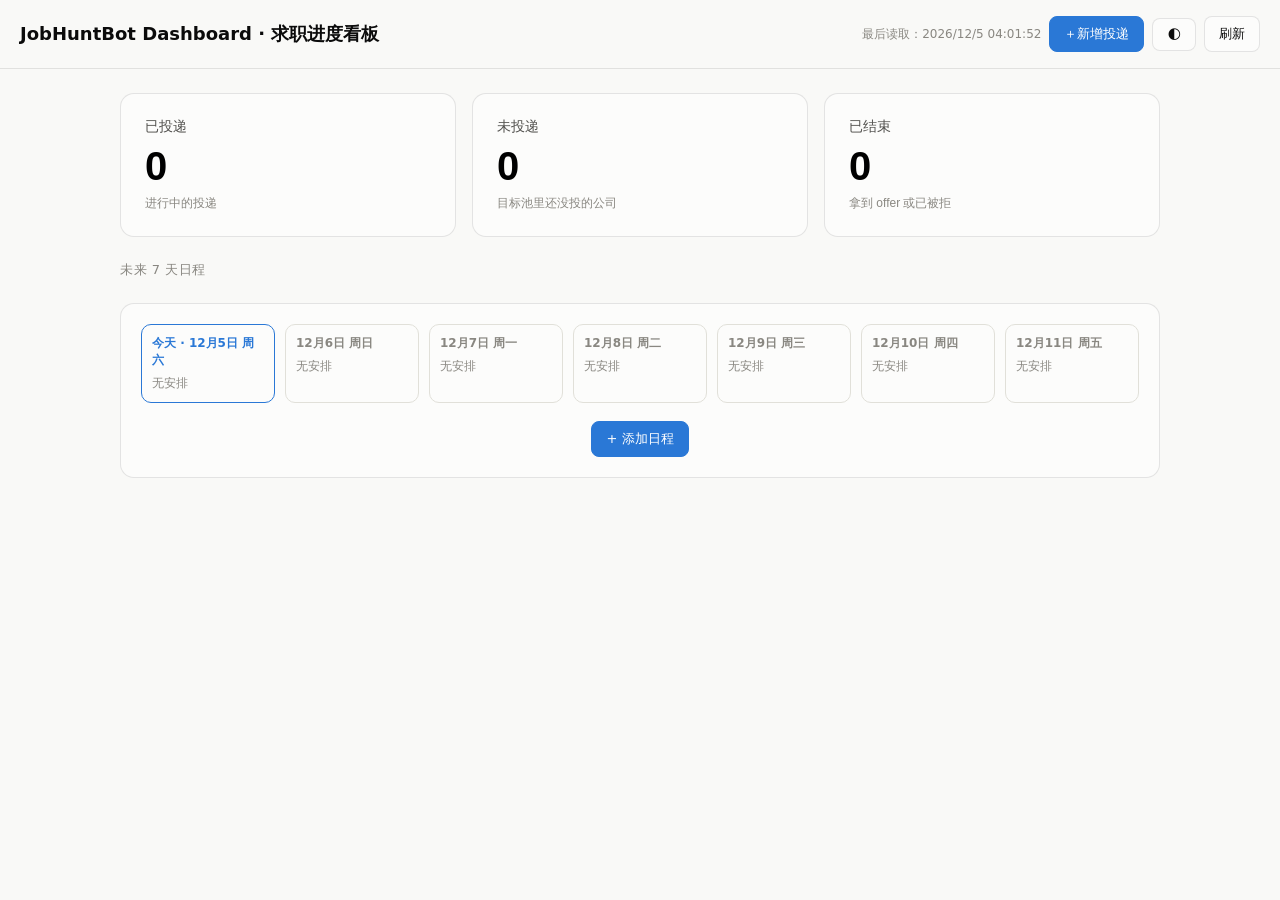
<file: dashboard/dashboard-legacy.html>
<!doctype html>
<html lang="zh-CN">
<head>
<meta charset="UTF-8">
<meta name="viewport" content="width=device-width, initial-scale=1">
<title>JobHuntBot Dashboard · 求职进度看板</title>
<style>
  :root {
    --surface-1:      #fcfcfb;
    --page-plane:     #f9f9f7;
    --text-primary:   #0b0b0b;
    --text-secondary: #52514e;
    --text-muted:     #898781;
    --gridline:       #e1e0d9;
    --border:         rgba(11,11,11,0.10);
    --series-1:       #2a78d6; /* blue   - 第一类 */
    --series-2:       #1baf7a; /* aqua   - 第二类 */
    --series-3:       #eda100; /* yellow - 第三类 */
    --series-x:       #898781; /* 未分类 */
    --status-good:    #0ca30c;
    --status-warning: #fab219;
    --status-serious: #ec835a;
    --status-critical:#d03b3b;
    --chip-bg:        #f0efec;
  }
  @media (prefers-color-scheme: dark) {
    :root {
      --surface-1:      #1a1a19;
      --page-plane:     #0d0d0d;
      --text-primary:   #ffffff;
      --text-secondary: #c3c2b7;
      --text-muted:     #898781;
      --gridline:       #2c2c2a;
      --border:         rgba(255,255,255,0.10);
      --series-1:       #3987e5;
      --series-2:       #199e70;
      --series-3:       #c98500;
      --series-x:       #898781;
      --status-good:    #0ca30c;
      --status-warning: #fab219;
      --status-serious: #ec835a;
      --status-critical:#d03b3b;
      --chip-bg:        #26262388;
    }
  }
  :root[data-theme="light"] {
    --surface-1: #fcfcfb; --page-plane: #f9f9f7; --text-primary:#0b0b0b; --text-secondary:#52514e;
    --text-muted:#898781; --gridline:#e1e0d9; --border:rgba(11,11,11,0.10);
    --series-1:#2a78d6; --series-2:#1baf7a; --series-3:#eda100; --series-x:#898781; --chip-bg:#f0efec;
  }
  :root[data-theme="dark"] {
    --surface-1:#1a1a19; --page-plane:#0d0d0d; --text-primary:#ffffff; --text-secondary:#c3c2b7;
    --text-muted:#898781; --gridline:#2c2c2a; --border:rgba(255,255,255,0.10);
    --series-1:#3987e5; --series-2:#199e70; --series-3:#c98500; --series-x:#898781; --chip-bg:#26262388;
  }
  * { box-sizing: border-box; }
  body {
    margin: 0; font-family: system-ui, -apple-system, "Segoe UI", sans-serif;
    background: var(--page-plane); color: var(--text-primary);
    min-height: 100vh;
  }
  header {
    display: flex; align-items: center; justify-content: space-between; gap: 12px;
    padding: 16px 20px; border-bottom: 1px solid var(--border); flex-wrap: wrap;
  }
  header h1 { font-size: 18px; margin: 0; }
  header .meta { font-size: 12px; color: var(--text-muted); }
  .btn {
    font: inherit; font-size: 13px; padding: 8px 14px; border-radius: 8px;
    border: 1px solid var(--border); background: var(--surface-1); color: var(--text-primary);
    cursor: pointer;
  }
  .btn:hover { border-color: var(--series-1); }
  .btn-primary { background: var(--series-1); color: #fff; border-color: var(--series-1); }
  .btn-row { display:flex; gap:8px; align-items:center; flex-wrap: wrap; }
  main { max-width: 1080px; margin: 0 auto; padding: 24px 20px 60px; }
  .hidden { display: none !important; }

  #connect-screen { text-align:center; padding: 80px 20px; }
  #connect-screen p { color: var(--text-secondary); max-width: 480px; margin: 12px auto 24px; line-height:1.6; }
  #connect-screen .warn { color: var(--status-serious); font-size: 13px; margin-top:16px; }

  .tiles { display: grid; grid-template-columns: repeat(auto-fit, minmax(220px, 1fr)); gap: 16px; }
  .tile {
    background: var(--surface-1); border: 1px solid var(--border); border-radius: 14px;
    padding: 24px; cursor: pointer; text-align: left; transition: border-color .15s;
  }
  .tile:hover { border-color: var(--series-1); }
  .tile .label { font-size: 14px; color: var(--text-secondary); margin-bottom: 8px; }
  .tile .value { font-size: 40px; font-weight: 600; font-variant-numeric: tabular-nums; }
  .tile .sub { font-size: 12px; color: var(--text-muted); margin-top: 6px; }

  .view-header { display:flex; align-items:center; justify-content:space-between; gap:12px; margin-bottom:20px; flex-wrap:wrap; }
  .view-header h2 { margin:0; font-size:20px; }
  .back-link { font-size:13px; color: var(--series-1); cursor:pointer; background:none; border:none; padding:0; font:inherit; }

  .filters { display:flex; gap:8px; flex-wrap:wrap; margin-bottom:16px; }
  .filters select, .filters input[type=text] {
    font: inherit; font-size: 13px; padding: 7px 10px; border-radius: 8px;
    border: 1px solid var(--border); background: var(--surface-1); color: var(--text-primary);
  }

  .section-title { font-size: 13px; color: var(--text-muted); text-transform: uppercase; letter-spacing: .04em; margin: 24px 0 10px; }
  .section-title:first-child { margin-top: 0; }

  .card {
    background: var(--surface-1); border: 1px solid var(--border); border-radius: 12px;
    padding: 14px 16px; margin-bottom: 8px; cursor: pointer;
  }
  .card-top { display:flex; align-items:flex-start; justify-content:space-between; gap:12px; }
  .card-title { font-size:15px; font-weight:600; }
  .card-sub { font-size: 13px; color: var(--text-secondary); margin-top:2px; }
  .card-right { text-align:right; font-size:12px; color: var(--text-muted); white-space:nowrap; }
  .tags { display:flex; gap:6px; margin-top:8px; flex-wrap:wrap; }
  .chip {
    display:inline-flex; align-items:center; gap:4px; font-size:11px; padding:3px 8px;
    border-radius:999px; background: var(--chip-bg); color: var(--text-secondary);
  }
  .chip-cat1 { color: var(--series-1); background: color-mix(in srgb, var(--series-1) 14%, transparent); }
  .chip-cat2 { color: var(--series-2); background: color-mix(in srgb, var(--series-2) 14%, transparent); }
  .chip-cat3 { color: var(--series-3); background: color-mix(in srgb, var(--series-3) 16%, transparent); }
  .chip-good { color: var(--status-good); background: color-mix(in srgb, var(--status-good) 14%, transparent); }
  .chip-critical { color: var(--status-critical); background: color-mix(in srgb, var(--status-critical) 14%, transparent); }
  .chip-warning { color: var(--status-warning); background: color-mix(in srgb, var(--status-warning) 18%, transparent); }
  .chip-agent { color: var(--series-1); }
  .chip-user { color: var(--text-muted); }

  .detail { margin-top:10px; padding-top:10px; border-top: 1px solid var(--gridline); font-size:13px; color: var(--text-secondary); line-height:1.6; display:none; }
  .card.open .detail { display:block; }
  .detail dt { color: var(--text-muted); font-size:11px; text-transform:uppercase; letter-spacing:.03em; margin-top:8px; }
  .detail dt:first-child { margin-top:0; }
  .detail dd { margin:2px 0 0; }
  .detail a { color: var(--series-1); }

  .empty { color: var(--text-muted); font-size:14px; padding: 24px 0; text-align:center; }
  .timeline-item { padding: 4px 0; border-bottom: 1px dashed var(--gridline); }
  .timeline-item:last-child { border-bottom:none; }

  .end-progress { margin-top:12px; padding-top:12px; border-top: 1px dashed var(--gridline); }
  .end-choices { display:flex; gap:8px; margin-top:8px; }
  .btn-good { color: var(--status-good); border-color: var(--status-good); }
  .btn-bad { color: var(--status-critical); border-color: var(--status-critical); }
  .btn:disabled { opacity: .5; cursor: default; }

  .calendar-section { background: var(--surface-1); border: 1px solid var(--border); border-radius: 14px; padding: 20px; margin-top: 24px; }
  .calendar-week { display: flex; gap: 10px; overflow-x: auto; padding-bottom: 4px; }
  .calendar-day { flex: 1 1 130px; min-width: 130px; border: 1px solid var(--gridline); border-radius: 10px; padding: 10px; display: flex; flex-direction: column; gap: 6px; }
  .calendar-day.is-today { border-color: var(--series-1); }
  .calendar-day-header { font-size: 12px; color: var(--text-muted); font-weight: 600; }
  .calendar-day.is-today .calendar-day-header { color: var(--series-1); }
  .calendar-event { background: var(--chip-bg); border-radius: 8px; padding: 6px 8px; font-size: 12px; line-height: 1.4; }
  .calendar-event-time { font-weight: 600; }
  .calendar-event-actions { display:flex; gap:4px; margin-top:4px; }
  .calendar-event-actions button { font-size: 11px; padding: 1px 6px; border-radius: 6px; border: 1px solid var(--border); background: var(--surface-1); color: var(--text-muted); cursor: pointer; }
  .calendar-empty-day { font-size: 12px; color: var(--text-muted); }
  .calendar-add-row { margin-top: 14px; text-align: center; }
  .calendar-form { margin-top: 14px; padding-top: 14px; border-top: 1px dashed var(--gridline); display: flex; flex-direction: column; gap: 10px; }
  .form-row { display: flex; gap: 12px; flex-wrap: wrap; position: relative; }
  .form-row label { display: flex; flex-direction: column; gap: 4px; font-size: 12px; color: var(--text-muted); flex: 1; min-width: 160px; }
  .form-row input, .form-row select, .form-row textarea { font: inherit; font-size: 13px; padding: 7px 10px; border-radius: 8px; border: 1px solid var(--border); background: var(--page-plane); color: var(--text-primary); }
  .form-row textarea { min-height: 72px; resize: vertical; line-height: 1.5; }
  .cal-company-results { position: absolute; top: 100%; left: 0; right: 0; z-index: 5; background: var(--surface-1); border: 1px solid var(--border); border-radius: 8px; max-height: 200px; overflow-y: auto; margin-top: 4px; box-shadow: 0 4px 12px rgba(0,0,0,.1); }
  .cal-company-results button { display: block; width: 100%; text-align: left; padding: 8px 10px; font-size: 13px; background: none; border: none; color: var(--text-primary); cursor: pointer; font: inherit; }
  .cal-company-results button:hover { background: var(--chip-bg); }
  .cal-selected-job { font-size: 12px; color: var(--series-1); margin-top: 2px; }
  .form-actions { display: flex; gap: 8px; justify-content: flex-end; }
  .cal-form-error { color: var(--status-serious); font-size: 12px; margin: 0; }
  .detail-actions { display:flex; gap:8px; flex-wrap:wrap; margin-top:12px; padding-top:12px; border-top:1px dashed var(--gridline); }
  .modal { position:fixed; inset:0; z-index:20; display:flex; align-items:flex-start; justify-content:center; padding:28px 16px; background:rgba(0,0,0,.38); overflow-y:auto; }
  .modal-card { width:min(820px, 100%); max-height:calc(100vh - 56px); overflow:auto; background:var(--surface-1); border:1px solid var(--border); border-radius:16px; box-shadow:0 18px 60px rgba(0,0,0,.22); padding:20px; }
  .modal-header { display:flex; align-items:flex-start; justify-content:space-between; gap:16px; margin-bottom:14px; }
  .modal-header h2 { margin:0; font-size:20px; }
  .modal-subtitle { margin:5px 0 0; color:var(--text-secondary); font-size:12px; line-height:1.5; }
  .modal-close { font-size:22px; line-height:1; padding:5px 10px; }
  .job-form { display:flex; flex-direction:column; gap:11px; }
  .job-form fieldset { border:1px solid var(--gridline); border-radius:10px; padding:12px; margin:0; }
  .job-form legend { padding:0 6px; color:var(--text-secondary); font-size:12px; }
  .job-form .form-row label.wide { min-width:280px; }
  .job-confirm { display:flex; align-items:flex-start; gap:8px; color:var(--text-secondary); font-size:12px; line-height:1.5; }
  .job-confirm input { margin-top:2px; }
  .job-form-hint { color:var(--text-muted); font-size:12px; margin:0; line-height:1.5; }
</style>
</head>
<body>

<header>
  <h1>JobHuntBot Dashboard · 求职进度看板</h1>
  <div class="btn-row">
    <span class="meta" id="last-updated"></span>
    <button class="btn btn-primary" id="add-job-btn">＋新增投递</button>
    <button class="btn" id="theme-toggle">🌓</button>
    <button class="btn hidden" id="refresh-btn">刷新</button>
  </div>
</header>

<main>

  <div id="connect-screen">
    <h2 id="connect-title">正在读取数据…</h2>
    <p id="connect-desc">从同目录下的 job_pool.csv 等文件读取最新数据。</p>
    <p class="warn" id="connect-warn"></p>
  </div>

  <div id="app" class="hidden">

    <div id="home-view">
      <div class="tiles">
        <button class="tile" data-view="applied">
          <div class="label">已投递</div>
          <div class="value" id="tile-applied">–</div>
          <div class="sub">进行中的投递</div>
        </button>
        <button class="tile" data-view="pending">
          <div class="label">未投递</div>
          <div class="value" id="tile-pending">–</div>
          <div class="sub">目标池里还没投的公司</div>
        </button>
        <button class="tile" data-view="ended">
          <div class="label">已结束</div>
          <div class="value" id="tile-ended">–</div>
          <div class="sub">拿到 offer 或已被拒</div>
        </button>
      </div>

      <div class="section-title">未来 7 天日程</div>
      <div class="calendar-section">
        <div id="calendar-week" class="calendar-week"></div>
        <div class="calendar-add-row">
          <button class="btn btn-primary" id="calendar-add-btn">+ 添加日程</button>
        </div>
        <div id="calendar-form" class="calendar-form hidden">
          <div class="form-row">
            <label>日期<input type="date" id="cal-date"></label>
            <label>时间<input type="time" id="cal-time"></label>
          </div>
          <div class="form-row">
            <label>公司 / 岗位（从已投递里搜索）
              <input type="text" id="cal-company-search" placeholder="输入公司名称或岗位关键词…" autocomplete="off">
            </label>
            <div id="cal-company-results" class="cal-company-results hidden"></div>
          </div>
          <div id="cal-selected-job" class="cal-selected-job hidden"></div>
          <div class="form-row">
            <label>事件内容
              <input type="text" id="cal-event-type" list="cal-event-suggestions" placeholder="比如：二轮面试、测评…">
            </label>
          </div>
          <datalist id="cal-event-suggestions">
            <option value="笔试">
            <option value="测评">
            <option value="一面">
            <option value="二面">
            <option value="三面">
            <option value="HR面">
            <option value="终面">
            <option value="谈薪">
          </datalist>
          <p id="cal-form-error" class="cal-form-error hidden"></p>
          <div class="form-actions">
            <button class="btn" id="cal-cancel-btn">取消</button>
            <button class="btn btn-primary" id="cal-save-btn">保存</button>
          </div>
        </div>
      </div>
    </div>

    <div id="applied-view" class="hidden">
      <div class="view-header">
        <div><button class="back-link" data-back>← 返回</button><h2>已投递</h2></div>
        <div class="filters">
          <select id="applied-filter-cat"><option value="">全部分类</option></select>
          <input type="text" id="applied-search" placeholder="搜索公司…">
        </div>
      </div>
      <div id="applied-list"></div>
    </div>

    <div id="pending-view" class="hidden">
      <div class="view-header">
        <div><button class="back-link" data-back>← 返回</button><h2>未投递</h2></div>
        <div class="filters">
          <select id="pending-filter-cat"><option value="">全部分类</option></select>
          <select id="pending-filter-priority"><option value="">全部优先级</option></select>
          <select id="pending-filter-city"><option value="">全部城市</option></select>
          <input type="text" id="pending-search" placeholder="搜索公司…">
        </div>
      </div>
      <div class="section-title" id="pending-open-title">已确认开放，还没投</div>
      <div id="pending-open-list"></div>
      <div class="section-title" id="pending-notopen-title">未开 / 状态不明</div>
      <div id="pending-notopen-list"></div>
    </div>

    <div id="ended-view" class="hidden">
      <div class="view-header">
        <div><button class="back-link" data-back>← 返回</button><h2>已结束</h2></div>
        <div class="filters">
          <input type="text" id="ended-search" placeholder="搜索公司…">
        </div>
      </div>
      <div id="ended-list"></div>
    </div>

  </div>

</main>

<div id="job-modal" class="modal hidden" role="dialog" aria-modal="true" aria-labelledby="job-modal-title">
  <div class="modal-card">
    <div class="modal-header">
      <div>
        <h2 id="job-modal-title">新增投递</h2>
        <p class="modal-subtitle">已投递、待投和已结束记录都可以在这里维护。保存后点击看板右上角“刷新”查看最新分类。</p>
      </div>
      <button class="btn modal-close" id="job-modal-close" type="button" aria-label="关闭">×</button>
    </div>
    <form id="job-form" class="job-form">
      <input type="hidden" id="job-row-index">
      <div class="form-row">
        <label>公司 *<input id="job-company" maxlength="120" required></label>
        <label>岗位 *<input id="job-title" maxlength="160" required></label>
      </div>
      <div class="form-row">
        <label>岗位方向<input id="job-role-family" maxlength="100" placeholder="例如：产品经理、数据分析"></label>
        <label>级别<input id="job-level" maxlength="60" placeholder="例如：校招 / 实习"></label>
        <label>城市<input id="job-location" maxlength="80" placeholder="例如：上海"></label>
      </div>
      <div class="form-row">
        <label>投递状态 *
          <select id="job-status">
            <option value="Pending">Pending · 待投</option>
            <option value="Needs user">Needs user · 待确认</option>
            <option value="Submitted">Submitted · 已投递</option>
            <option value="Offer">Offer · 已通过</option>
            <option value="Rejected">Rejected · 已挂</option>
            <option value="Skipped">Skipped · 跳过</option>
            <option value="Blocked">Blocked · 卡住</option>
          </select>
        </label>
        <label>优先级
          <select id="job-priority"><option value="High">High</option><option value="Medium">Medium</option><option value="Low">Low</option><option value="Stretch">Stretch</option></select>
        </label>
        <label>校招批次是否确认开放
          <select id="job-cohort"><option value="Yes">Yes · 已确认</option><option value="Unclear">Unclear · 不明确</option><option value="No">No · 未开放</option></select>
        </label>
      </div>
      <div class="form-row">
        <label>来源<input id="job-source" maxlength="100" placeholder="官网 / BOSS直聘 / 内推"></label>
        <label class="wide">岗位链接<input id="job-url" type="url" maxlength="1000" placeholder="https://..."></label>
      </div>
      <div class="form-row">
        <label>发现日期<input id="job-date-found" type="date"></label>
        <label>实际投递日期（已投时填写）<input id="job-application-date" type="date"></label>
        <label>岗位发布日期<input id="job-posted-date" type="date"></label>
      </div>
      <div class="form-row">
        <label>简历版本<input id="job-resume-variant" maxlength="120" placeholder="例如：产品经理版 v2"></label>
        <label class="wide">下一步安排<input id="job-next-action" maxlength="300" placeholder="例如：等待笔试通知、3天后跟进"></label>
      </div>
      <div class="form-row">
        <label>当前阶段<input id="job-current-stage" maxlength="100" placeholder="例如：筛选中、一面"></label>
        <label>远程方式<input id="job-remote-policy" maxlength="80" placeholder="例如：现场 / 混合 / 远程"></label>
      </div>
      <div class="form-row">
        <label class="wide">备注<textarea id="job-notes" maxlength="4000" placeholder="补充岗位特点、匹配情况或跟进备注"></textarea></label>
      </div>
      <div class="form-row">
        <label>阻塞原因<textarea id="job-blocker" maxlength="1000" placeholder="没有就留空"></textarea></label>
        <label>跳过原因<textarea id="job-skip-reason" maxlength="1000" placeholder="没有就留空"></textarea></label>
      </div>
      <fieldset>
        <legend>实际投递审计（仅在确实提交后填写）</legend>
        <div class="form-row">
          <label>投递平台<input id="job-platform" maxlength="100" placeholder="官网 / BOSS直聘 / 猎聘"></label>
          <label class="wide">提交凭据<input id="job-submission-evidence" maxlength="500" placeholder="例如：成功页截图、申请编号、确认邮件"></label>
        </div>
        <div class="form-row">
          <label class="wide">确认页链接<input id="job-confirmation-url" type="url" maxlength="1000" placeholder="可选"></label>
          <label>使用的答案/材料<input id="job-answers-used" maxlength="300" placeholder="可选"></label>
        </div>
        <div class="form-row">
          <label class="wide">确认页文字 / 备注<textarea id="job-confirmation-text" maxlength="2000" placeholder="可选"></textarea></label>
        </div>
      </fieldset>
      <label class="job-confirm"><input type="checkbox" id="job-submission-confirmed"> <span>我确认：当状态为“已投递 / Offer / 已挂”时，这是一条真实提交过的申请，不是收藏、草稿或仅准备投递的岗位。</span></label>
      <p id="job-form-error" class="cal-form-error hidden"></p>
      <p class="job-form-hint">“待投”请使用 Pending；只有你确认真正提交后，才使用 Submitted。保存不会替你向任何招聘网站发送数据。</p>
      <div class="form-actions">
        <button class="btn" id="job-cancel-btn" type="button">取消</button>
        <button class="btn btn-primary" id="job-save-btn" type="submit">保存投递</button>
      </div>
    </form>
  </div>
</div>

<script>
(function(){

  // ---------- theme ----------
  const root = document.documentElement;
  function applyTheme(t) {
    if (t) root.setAttribute('data-theme', t);
    else root.removeAttribute('data-theme');
  }
  applyTheme(localStorage.getItem('dash-theme'));
  document.getElementById('theme-toggle').addEventListener('click', () => {
    const cur = root.getAttribute('data-theme') ||
      (matchMedia('(prefers-color-scheme: dark)').matches ? 'dark' : 'light');
    const next = cur === 'dark' ? 'light' : 'dark';
    localStorage.setItem('dash-theme', next);
    applyTheme(next);
  });

  // ---------- csv parsing ----------
  function parseCSV(text) {
    const rows = [];
    let row = [], field = '', inQuotes = false;
    for (let i = 0; i < text.length; i++) {
      const c = text[i], next = text[i+1];
      if (inQuotes) {
        if (c === '"' && next === '"') { field += '"'; i++; }
        else if (c === '"') { inQuotes = false; }
        else { field += c; }
      } else {
        if (c === '"') { inQuotes = true; }
        else if (c === ',') { row.push(field); field = ''; }
        else if (c === '\r') { /* skip */ }
        else if (c === '\n') { row.push(field); rows.push(row); row = []; field = ''; }
        else { field += c; }
      }
    }
    if (field.length || row.length) { row.push(field); rows.push(row); }
    while (rows.length && rows[rows.length-1].length === 1 && rows[rows.length-1][0] === '') rows.pop();
    if (!rows.length) return [];
    const header = rows.shift();
    return rows.filter(r => !(r.length === 1 && r[0] === '')).map(r => {
      const obj = {};
      header.forEach((h, idx) => obj[h] = r[idx] !== undefined ? r[idx] : '');
      return obj;
    });
  }

  // ---------- data ----------
  const data = { jobPool: [], appLog: [], followUp: [] };
  let jobEditingRowIndex = null;
  let jobEditingOriginal = null;

  async function readCSVFile(name) {
    const res = await fetch('./' + name + '?t=' + Date.now(), { cache: 'no-store' });
    if (!res.ok) throw new Error(name + ' 读取失败 (HTTP ' + res.status + ')');
    return parseCSV(await res.text());
  }

  async function loadAll() {
    const warnEl = document.getElementById('connect-warn');
    try {
      data.jobPool = await readCSVFile('job_pool.csv');
      // Row position in job_pool.csv (excluding header) — this is how the
      // "mark as ended" action tells the server which row to update.
      data.jobPool.forEach((r, i) => { r.__rowIndex = i; });
      data.appLog = await readCSVFile('application_log.csv').catch(() => []);
      data.followUp = await readCSVFile('follow_up.csv').catch(() => []);
      // Row position in follow_up.csv (excluding header) — needed to edit/delete a calendar event.
      data.followUp.forEach((r, i) => { r.__rowIndex = i; });
    } catch (e) {
      document.getElementById('connect-title').textContent = '读取数据失败';
      document.getElementById('connect-desc').textContent = '';
      warnEl.textContent = e.message + '——请确认是通过本地服务器打开的（双击"启动仪表盘.bat"），而不是直接双击 dashboard.html。';
      return;
    }
    document.getElementById('last-updated').textContent =
      '最后读取：' + new Date().toLocaleString('zh-CN', {hour12:false});
    document.getElementById('connect-screen').classList.add('hidden');
    document.getElementById('app').classList.remove('hidden');
    document.getElementById('refresh-btn').classList.remove('hidden');
    renderHome();
    renderApplied();
    renderPending();
    renderEnded();
    renderCalendar();
  }

  // ---------- categorization helpers ----------
  function category(row) {
    const m = (row.notes || '').match(/分类[:：]\s*(第[一二三]类)/);
    return m ? m[1] : '未分类';
  }
  function catChipClass(cat) {
    if (cat === '第一类') return 'chip-cat1';
    if (cat === '第二类') return 'chip-cat2';
    if (cat === '第三类') return 'chip-cat3';
    return '';
  }
  // "已确认开放" used to be guessed from free-text notes/next_action with
  // keyword + negation regex. That heuristic rots into false positives once
  // notes get longer and more nuanced (e.g. a phrase containing both "开放"
  // and "未开" in the same sentence), and worse, it looks "stable" even when
  // wrong because the guess doesn't change when the real-world fact does.
  // Read the structured job_pool.csv column `cohort_match_status`
  // (Yes/Unclear/No) instead — this column is explicitly set by the agent or
  // the user after each recheck, so it only changes when the underlying fact
  // actually changes.
  function isCycleOpen(row) {
    return row.cohort_match_status === 'Yes';
  }
  function esc(s) {
    return (s || '').replace(/&/g,'&amp;').replace(/</g,'&lt;').replace(/>/g,'&gt;');
  }
  function escMultiline(s) {
    return esc(s).replace(/\n/g, '<br>');
  }
  function jdFor(company, jobTitle) {
    const logs = logsFor(company, jobTitle);
    if (!logs.length) return '';
    const l = logs[logs.length-1];
    return (l.job_description || '').trim();
  }
  function followUpsFor(company, jobTitle) {
    return data.followUp
      .filter(f => f.company === company && (!jobTitle || !f.job_title || f.job_title === jobTitle))
      .sort((a,b) => (a.date||'').localeCompare(b.date||''));
  }
  function logsFor(company, jobTitle) {
    return data.appLog.filter(a => a.company === company && (!jobTitle || !a.job_title || a.job_title === jobTitle));
  }
  // 投递日期的真实来源是 application_log.csv 的 attempt_date（实际点击提交那天），
  // 不是 job_pool.csv 的 date_found（发现/加入职位池那天）——两者常常不是同一天
  // （比如先加入池子，几天后卡点/等用户处理完才真正点提交）。取该公司最新一条
  // 投递记录的 attempt_date；只有在完全没有日志时才退回 date_found 兜底。
  function submittedDateFor(r) {
    const logs = logsFor(r.company, r.job_title);
    if (logs.length) return logs[logs.length - 1].attempt_date || r.date_found;
    return r.date_found;
  }
  function submissionMode(company, jobTitle) {
    const logs = logsFor(company, jobTitle);
    if (!logs.length) return { label: '记录方式未知', cls: '' };
    const l = logs[logs.length-1];
    const blob = (l.submission_evidence||'') + (l.notes||'');
    if (blob.indexOf('用户自行') !== -1) return { label: '用户自行投递（未经工具核实）', cls: 'chip-user' };
    return { label: 'Claude 浏览器操作（有截图/URL证据）', cls: 'chip-agent' };
  }
  function currentStage(r) {
    // current_stage on job_pool.csv is set verbatim from the calendar's
    // event-content field (see saveCalendarEvent) — prefer it once set,
    // since it's a direct user action rather than a guess. Fall back to the
    // older follow_up-derived text for rows that predate that column.
    if (r.current_stage && r.current_stage.trim()) return r.current_stage;
    const fu = followUpsFor(r.company, r.job_title);
    if (!fu.length) return '已投递，等待中';
    const last = fu[fu.length-1];
    return (last.event_type ? last.event_type + '：' : '') + (last.next_action || last.status || '进行中');
  }

  // ---------- add / edit application ----------
  const REAL_APPLICATION_STATUSES = new Set(['Submitted', 'Offer', 'Rejected']);
  function isRealApplicationStatus(status) { return REAL_APPLICATION_STATUSES.has(status); }
  function latestLogForJob(r) {
    const exact = data.appLog.filter(a =>
      a.company === r.company && a.job_title === r.job_title &&
      (!r.job_url || !a.job_url || a.job_url === r.job_url)
    );
    return exact.length ? exact[exact.length - 1] : null;
  }
  function inputValue(id) { const el = document.getElementById(id); return el ? el.value.trim() : ''; }
  function setInputValue(id, value) { const el = document.getElementById(id); if (el) el.value = value == null ? '' : value; }
  function closeJobForm() {
    document.getElementById('job-modal').classList.add('hidden');
    document.getElementById('job-form-error').classList.add('hidden');
    jobEditingRowIndex = null;
    jobEditingOriginal = null;
  }
  function openJobForm(existing) {
    const modal = document.getElementById('job-modal');
    const form = document.getElementById('job-form');
    form.reset();
    jobEditingRowIndex = existing ? existing.__rowIndex : null;
    jobEditingOriginal = existing ? { company: existing.company, job_title: existing.job_title, job_url: existing.job_url || '' } : null;
    document.getElementById('job-modal-title').textContent = existing ? '编辑投递' : '新增投递';
    document.getElementById('job-form-error').classList.add('hidden');

    setInputValue('job-date-found', existing && existing.date_found ? existing.date_found : ymd(new Date()));
    setInputValue('job-priority', existing && existing.priority ? existing.priority : 'Medium');
    setInputValue('job-status', existing && existing.status ? existing.status : 'Pending');
    setInputValue('job-cohort', existing && existing.cohort_match_status ? existing.cohort_match_status : 'Unclear');

    if (existing) {
      setInputValue('job-company', existing.company);
      setInputValue('job-title', existing.job_title);
      setInputValue('job-role-family', existing.role_family);
      setInputValue('job-level', existing.level);
      setInputValue('job-location', existing.location);
      setInputValue('job-source', existing.source);
      setInputValue('job-url', existing.job_url);
      setInputValue('job-posted-date', existing.posted_date);
      setInputValue('job-resume-variant', existing.resume_variant);
      setInputValue('job-next-action', existing.next_action);
      setInputValue('job-current-stage', existing.current_stage);
      setInputValue('job-remote-policy', existing.remote_policy);
      setInputValue('job-notes', existing.notes);
      setInputValue('job-blocker', existing.blocker);
      setInputValue('job-skip-reason', existing.skip_reason);
      const log = latestLogForJob(existing);
      setInputValue('job-application-date', log && log.attempt_date ? log.attempt_date.slice(0, 10) : '');
      setInputValue('job-platform', log && log.platform);
      setInputValue('job-submission-evidence', log && log.submission_evidence);
      setInputValue('job-confirmation-url', log && log.confirmation_url);
      setInputValue('job-confirmation-text', log && log.confirmation_text);
      setInputValue('job-answers-used', log && log.answers_used);
      const confirmed = document.getElementById('job-submission-confirmed');
      confirmed.checked = isRealApplicationStatus(existing.status);
    } else {
      document.getElementById('job-submission-confirmed').checked = false;
    }
    modal.classList.remove('hidden');
    document.getElementById('job-company').focus();
  }
  function collectJobForm() {
    return {
      rowIndex: jobEditingRowIndex,
      original: jobEditingOriginal,
      date_found: inputValue('job-date-found'),
      company: inputValue('job-company'),
      job_title: inputValue('job-title'),
      role_family: inputValue('job-role-family'),
      level: inputValue('job-level'),
      location: inputValue('job-location'),
      remote_policy: inputValue('job-remote-policy'),
      source: inputValue('job-source'),
      job_url: inputValue('job-url'),
      posted_date: inputValue('job-posted-date'),
      priority: inputValue('job-priority'),
      status: inputValue('job-status'),
      resume_variant: inputValue('job-resume-variant'),
      skip_reason: inputValue('job-skip-reason'),
      blocker: inputValue('job-blocker'),
      next_action: inputValue('job-next-action'),
      notes: inputValue('job-notes'),
      cohort_match_status: inputValue('job-cohort'),
      current_stage: inputValue('job-current-stage'),
      application_date: inputValue('job-application-date'),
      platform: inputValue('job-platform'),
      submission_evidence: inputValue('job-submission-evidence'),
      confirmation_url: inputValue('job-confirmation-url'),
      confirmation_text: inputValue('job-confirmation-text'),
      answers_used: inputValue('job-answers-used'),
      submission_confirmed: document.getElementById('job-submission-confirmed').checked,
    };
  }
  async function saveJobForm(event) {
    event.preventDefault();
    const errEl = document.getElementById('job-form-error');
    errEl.classList.add('hidden');
    const payload = collectJobForm();
    if (!payload.company || !payload.job_title) {
      errEl.textContent = '公司和岗位都要填写';
      errEl.classList.remove('hidden');
      return;
    }
    if (payload.job_url && !/^https?:\/\//i.test(payload.job_url)) {
      errEl.textContent = '岗位链接请填写以 http:// 或 https:// 开头的地址';
      errEl.classList.remove('hidden');
      return;
    }
    if (isRealApplicationStatus(payload.status) && !payload.submission_confirmed) {
      errEl.textContent = '状态为已投递、Offer 或已挂时，请先勾选“真实投递”确认';
      errEl.classList.remove('hidden');
      return;
    }
    const saveBtn = document.getElementById('job-save-btn');
    saveBtn.disabled = true;
    try {
      const isEdit = jobEditingRowIndex !== null;
      const res = await fetch(isEdit ? '/api/job/update' : '/api/job/add', {
        method: 'POST', headers: { 'Content-Type': 'application/json' }, body: JSON.stringify(payload),
      });
      const result = await res.json().catch(() => ({}));
      if (!res.ok || !result.ok) throw new Error(result.error || ('HTTP ' + res.status));
      location.reload();
    } catch (e) {
      errEl.textContent = '保存失败：' + e.message;
      errEl.classList.remove('hidden');
      saveBtn.disabled = false;
    }
  }

  // ---------- home tiles ----------
  function renderHome() {
    const applied = data.jobPool.filter(r => r.status === 'Submitted');
    const ended = data.jobPool.filter(r => r.status === 'Offer' || r.status === 'Rejected');
    const pending = data.jobPool.filter(r => r.status === 'Pending' || r.status === 'Needs user');
    document.getElementById('tile-applied').textContent = applied.length;
    document.getElementById('tile-pending').textContent = pending.length;
    document.getElementById('tile-ended').textContent = ended.length;
  }

  // ---------- card builder ----------
  function cardEl(html) {
    const div = document.createElement('div');
    div.className = 'card';
    div.innerHTML = html;
    div.addEventListener('click', (e) => {
      if (e.target.tagName === 'A') return;
      div.classList.toggle('open');
    });
    return div;
  }

  // ---------- mark ended ----------
  async function markEnded(r, status, btn) {
    btn.disabled = true;
    try {
      const res = await fetch('/api/update-status', {
        method: 'POST',
        headers: { 'Content-Type': 'application/json' },
        body: JSON.stringify({ rowIndex: r.__rowIndex, company: r.company, job_title: r.job_title, status }),
      });
      const result = await res.json().catch(() => ({}));
      if (!res.ok || !result.ok) throw new Error(result.error || ('HTTP ' + res.status));
      location.reload(); // same full-reload pattern as the refresh button, so home tiles / applied / ended all recompute together
    } catch (e) {
      alert('更新失败：' + e.message);
      btn.disabled = false;
    }
  }

  // ---------- applied view ----------
  function renderApplied() {
    const listEl = document.getElementById('applied-list');
    const catSel = document.getElementById('applied-filter-cat');
    const search = document.getElementById('applied-search');

    let rows = data.jobPool.filter(r => r.status === 'Submitted');

    // populate category filter once
    if (catSel.options.length <= 1) {
      const cats = [...new Set(rows.map(category))].sort();
      cats.forEach(c => { const o = document.createElement('option'); o.value = c; o.textContent = c; catSel.appendChild(o); });
    }

    function draw() {
      let filtered = rows.slice();
      if (catSel.value) filtered = filtered.filter(r => category(r) === catSel.value);
      if (search.value.trim()) {
        const q = search.value.trim().toLowerCase();
        filtered = filtered.filter(r => (r.company||'').toLowerCase().includes(q));
      }
      filtered.sort((a,b) => (submittedDateFor(b)||'').localeCompare(submittedDateFor(a)||''));

      listEl.innerHTML = '';
      if (!filtered.length) { listEl.innerHTML = '<div class="empty">没有匹配的记录</div>'; return; }

      filtered.forEach(r => {
        const cat = category(r);
         const mode = submissionMode(r.company, r.job_title);
         const stage = currentStage(r);
         const fu = followUpsFor(r.company, r.job_title);
         const timeline = fu.map(f => `<div class="timeline-item">${esc(f.date)} — ${esc(f.event_type)}：${esc(f.status)} ${esc(f.next_action)}</div>`).join('') || '<div class="timeline-item">暂无跟进记录</div>';
         const jd = jdFor(r.company, r.job_title);

        const html = `
          <div class="card-top">
            <div>
              <div class="card-title">${esc(r.company)} · ${esc(r.job_title)}</div>
              <div class="card-sub">${esc(stage)}</div>
              <div class="tags">
                <span class="chip ${catChipClass(cat)}">${esc(cat)}</span>
                <span class="chip ${mode.cls}">${esc(mode.label)}</span>
              </div>
            </div>
            <div class="card-right">投递于 ${esc(submittedDateFor(r))}</div>
          </div>
          <div class="detail">
            <dt>职位/城市</dt><dd>${esc(r.job_title)} · ${esc(r.location)}</dd>
            <dt>岗位描述（JD）</dt><dd>${jd ? escMultiline(jd) : '暂未记录，可在 application_log.csv 的 job_description 列补充'}</dd>
            <dt>备注</dt><dd>${esc(r.notes)}</dd>
            <dt>next_action</dt><dd>${esc(r.next_action)}</dd>
            ${r.job_url ? `<dt>链接</dt><dd><a href="${esc(r.job_url)}" target="_blank" rel="noopener">${esc(r.job_url)}</a></dd>` : ''}
             <dt>跟进时间线</dt><dd>${timeline}</dd>
             <div class="detail-actions"><button class="btn edit-job-btn" type="button">编辑投递</button></div>
             <div class="end-progress">
               <button class="btn end-trigger">进度已结束</button>
              <div class="end-choices hidden">
                <button class="btn btn-good end-choice" data-status="Offer">已通过</button>
                <button class="btn btn-bad end-choice" data-status="Rejected">已被挂</button>
              </div>
            </div>
          </div>`;
        const card = cardEl(html);
        card.querySelector('.edit-job-btn').addEventListener('click', (e) => {
          e.stopPropagation();
          openJobForm(r);
        });
        const endTrigger = card.querySelector('.end-trigger');
        const endChoices = card.querySelector('.end-choices');
        endTrigger.addEventListener('click', (e) => {
          e.stopPropagation();
          endChoices.classList.toggle('hidden');
        });
        card.querySelectorAll('.end-choice').forEach(choiceBtn => {
          choiceBtn.addEventListener('click', (e) => {
            e.stopPropagation();
            markEnded(r, choiceBtn.dataset.status, choiceBtn);
          });
        });
        listEl.appendChild(card);
      });
    }
    catSel.onchange = draw;
    search.oninput = draw;
    draw();
  }

  // ---------- pending view ----------
  function renderPending() {
    const openEl = document.getElementById('pending-open-list');
    const notOpenEl = document.getElementById('pending-notopen-list');
    const catSel = document.getElementById('pending-filter-cat');
    const prioSel = document.getElementById('pending-filter-priority');
    const citySel = document.getElementById('pending-filter-city');
    const search = document.getElementById('pending-search');

    let rows = data.jobPool.filter(r => r.status === 'Pending' || r.status === 'Needs user');

    if (catSel.options.length <= 1) {
      [...new Set(rows.map(category))].sort().forEach(c => { const o=document.createElement('option'); o.value=c; o.textContent=c; catSel.appendChild(o); });
    }
    if (prioSel.options.length <= 1) {
      [...new Set(rows.map(r => r.priority).filter(Boolean))].sort().forEach(p => { const o=document.createElement('option'); o.value=p; o.textContent=p; prioSel.appendChild(o); });
    }
    if (citySel.options.length <= 1) {
      [...new Set(rows.map(r => r.location).filter(Boolean))].sort().forEach(c => { const o=document.createElement('option'); o.value=c; o.textContent=c; citySel.appendChild(o); });
    }

    function rowCard(r) {
      const cat = category(r);
      const summary = (r.next_action || '').split(/[；;]/)[0];
      const unclearChip = r.cohort_match_status === 'Unclear' ? '<span class="chip chip-warning">状态不明确，需人工复核</span>' : '';
      const html = `
        <div class="card-top">
          <div>
            <div class="card-title">${esc(r.company)}</div>
            <div class="card-sub">${esc(r.job_title)} · ${esc(r.location)}</div>
            <div class="tags">
              <span class="chip ${catChipClass(cat)}">${esc(cat)}</span>
              <span class="chip">优先级 ${esc(r.priority)}</span>
              ${unclearChip}
            </div>
          </div>
          <div class="card-right">${esc(summary)}</div>
        </div>
        <div class="detail">
          <dt>next_action</dt><dd>${esc(r.next_action)}</dd>
          <dt>备注</dt><dd>${esc(r.notes)}</dd>
           ${r.job_url ? `<dt>链接</dt><dd><a href="${esc(r.job_url)}" target="_blank" rel="noopener">${esc(r.job_url)}</a></dd>` : ''}
           <div class="detail-actions"><button class="btn edit-job-btn" type="button">编辑投递</button></div>
         </div>`;
      const card = cardEl(html);
      card.querySelector('.edit-job-btn').addEventListener('click', (e) => {
        e.stopPropagation();
        openJobForm(r);
      });
      return card;
    }

    function draw() {
      let filtered = rows.slice();
      if (catSel.value) filtered = filtered.filter(r => category(r) === catSel.value);
      if (prioSel.value) filtered = filtered.filter(r => r.priority === prioSel.value);
      if (citySel.value) filtered = filtered.filter(r => r.location === citySel.value);
      if (search.value.trim()) {
        const q = search.value.trim().toLowerCase();
        filtered = filtered.filter(r => (r.company||'').toLowerCase().includes(q));
      }
      const openRows = filtered.filter(isCycleOpen);
      const notOpenRows = filtered.filter(r => !isCycleOpen(r));

      document.getElementById('pending-open-title').textContent = `已确认开放，还没投（${openRows.length}）`;
      document.getElementById('pending-notopen-title').textContent = `未开 / 状态不明（${notOpenRows.length}）`;

      openEl.innerHTML = '';
      notOpenEl.innerHTML = '';
      openEl.innerHTML = openRows.length ? '' : '<div class="empty">没有匹配的记录</div>';
      notOpenEl.innerHTML = notOpenRows.length ? '' : '<div class="empty">没有匹配的记录</div>';
      openRows.forEach(r => openEl.appendChild(rowCard(r)));
      notOpenRows.forEach(r => notOpenEl.appendChild(rowCard(r)));
    }
    catSel.onchange = draw; prioSel.onchange = draw; citySel.onchange = draw; search.oninput = draw;
    draw();
  }

  // ---------- ended view ----------
  function renderEnded() {
    const listEl = document.getElementById('ended-list');
    const search = document.getElementById('ended-search');
    let rows = data.jobPool.filter(r => r.status === 'Offer' || r.status === 'Rejected');

    function draw() {
      let filtered = rows.slice();
      if (search.value.trim()) {
        const q = search.value.trim().toLowerCase();
        filtered = filtered.filter(r => (r.company||'').toLowerCase().includes(q));
      }
      filtered.sort((a,b) => (a.status === 'Offer' ? -1 : 1) - (b.status === 'Offer' ? -1 : 1));

      listEl.innerHTML = '';
      if (!filtered.length) { listEl.innerHTML = '<div class="empty">暂无已结束的投递</div>'; return; }
      filtered.forEach(r => {
        const cat = category(r);
        const resultChip = r.status === 'Offer'
          ? '<span class="chip chip-good">🟢 Offer</span>'
          : '<span class="chip chip-critical">已挂</span>';
         const jd = jdFor(r.company, r.job_title);
        const html = `
          <div class="card-top">
            <div>
              <div class="card-title">${esc(r.company)} · ${esc(r.job_title)}</div>
              <div class="tags">
                <span class="chip ${catChipClass(cat)}">${esc(cat)}</span>
                ${resultChip}
              </div>
            </div>
            <div class="card-right">${esc(submittedDateFor(r))}</div>
          </div>
          <div class="detail">
           <dt>岗位描述（JD）</dt><dd>${jd ? escMultiline(jd) : '暂未记录'}</dd>
           <dt>备注</dt><dd>${esc(r.notes)}</dd>
           <div class="detail-actions"><button class="btn edit-job-btn" type="button">编辑投递</button></div>
         </div>`;
        const card = cardEl(html);
        card.querySelector('.edit-job-btn').addEventListener('click', (e) => {
          e.stopPropagation();
          openJobForm(r);
        });
        listEl.appendChild(card);
      });
    }
    search.oninput = draw;
    draw();
  }

  // ---------- calendar ----------
  let calSelectedJob = null;   // job_pool row the form currently has selected
  let calEditingRowIndex = null; // follow_up.csv rowIndex when editing an existing event, null when adding

  function ymd(d) {
    return d.getFullYear() + '-' + String(d.getMonth() + 1).padStart(2, '0') + '-' + String(d.getDate()).padStart(2, '0');
  }
  function dayLabel(d, isToday) {
    const weekdays = ['周日', '周一', '周二', '周三', '周四', '周五', '周六'];
    const label = (d.getMonth() + 1) + '月' + d.getDate() + '日 ' + weekdays[d.getDay()];
    return isToday ? '今天 · ' + label : label;
  }

  function renderCalendar() {
    const weekEl = document.getElementById('calendar-week');
    weekEl.innerHTML = '';
    const today = new Date();
    today.setHours(0, 0, 0, 0);
    for (let i = 0; i < 7; i++) {
      const d = new Date(today);
      d.setDate(d.getDate() + i);
      const iso = ymd(d);
      const dayEvents = data.followUp
        .filter(f => f.date === iso)
        .sort((a, b) => (a.time || '').localeCompare(b.time || ''));

      const dayEl = document.createElement('div');
      dayEl.className = 'calendar-day' + (i === 0 ? ' is-today' : '');
      const header = document.createElement('div');
      header.className = 'calendar-day-header';
      header.textContent = dayLabel(d, i === 0);
      dayEl.appendChild(header);

      if (!dayEvents.length) {
        const empty = document.createElement('div');
        empty.className = 'calendar-empty-day';
        empty.textContent = '无安排';
        dayEl.appendChild(empty);
      } else {
        dayEvents.forEach(ev => {
          const evEl = document.createElement('div');
          evEl.className = 'calendar-event';
          evEl.innerHTML =
            '<div><span class="calendar-event-time">' + esc(ev.time) + '</span> ' + esc(ev.company) + '</div>' +
            '<div>' + esc(ev.job_title) + ' · ' + esc(ev.event_type) + '</div>' +
            '<div class="calendar-event-actions"><button data-act="edit">编辑</button><button data-act="delete">删除</button></div>';
          evEl.querySelector('[data-act="edit"]').addEventListener('click', () => openCalendarForm(ev));
          evEl.querySelector('[data-act="delete"]').addEventListener('click', () => deleteCalendarEvent(ev));
          dayEl.appendChild(evEl);
        });
      }
      weekEl.appendChild(dayEl);
    }
  }

  function resetCalendarForm() {
    document.getElementById('cal-date').value = '';
    document.getElementById('cal-time').value = '';
    document.getElementById('cal-company-search').value = '';
    document.getElementById('cal-event-type').value = '';
    document.getElementById('cal-form-error').classList.add('hidden');
    document.getElementById('cal-company-results').classList.add('hidden');
    document.getElementById('cal-selected-job').classList.add('hidden');
    calSelectedJob = null;
    calEditingRowIndex = null;
  }

  function selectCalendarJob(r) {
    calSelectedJob = r;
    document.getElementById('cal-company-search').value = r.company + ' · ' + r.job_title;
    document.getElementById('cal-company-results').classList.add('hidden');
    const sel = document.getElementById('cal-selected-job');
    sel.textContent = '已选择：' + r.company + ' · ' + r.job_title;
    sel.classList.remove('hidden');
  }

  function openCalendarForm(existingEvent) {
    resetCalendarForm();
    document.getElementById('calendar-form').classList.remove('hidden');
    if (existingEvent) {
      calEditingRowIndex = existingEvent.__rowIndex;
      document.getElementById('cal-date').value = existingEvent.date;
      document.getElementById('cal-time').value = existingEvent.time;
      document.getElementById('cal-event-type').value = existingEvent.event_type;
      const jobRow = data.jobPool.find(r => r.company === existingEvent.company && r.job_title === existingEvent.job_title && r.status === 'Submitted');
      if (jobRow) {
        selectCalendarJob(jobRow);
      } else {
        const sel = document.getElementById('cal-selected-job');
        sel.textContent = '找不到对应的"已投递"岗位了（可能状态已变化）— 需要重新搜索选择';
        sel.classList.remove('hidden');
      }
    }
  }

  function searchCalendarCompanies(q) {
    const resultsEl = document.getElementById('cal-company-results');
    const query = q.trim().toLowerCase();
    if (!query) { resultsEl.classList.add('hidden'); resultsEl.innerHTML = ''; return; }
    const pool = data.jobPool.filter(r => r.status === 'Submitted');
    const matches = pool.filter(r =>
      (r.company || '').toLowerCase().includes(query) || (r.job_title || '').toLowerCase().includes(query)
    ).slice(0, 8);
    resultsEl.innerHTML = '';
    if (!matches.length) {
      resultsEl.innerHTML = '<div style="padding:8px 10px;font-size:12px;color:var(--text-muted);">没有匹配"已投递"里的公司/岗位</div>';
      resultsEl.classList.remove('hidden');
      return;
    }
    matches.forEach(r => {
      const btn = document.createElement('button');
      btn.textContent = r.company + ' · ' + r.job_title;
      btn.addEventListener('click', () => selectCalendarJob(r));
      resultsEl.appendChild(btn);
    });
    resultsEl.classList.remove('hidden');
  }

  async function saveCalendarEvent() {
    const errEl = document.getElementById('cal-form-error');
    errEl.classList.add('hidden');
    const date = document.getElementById('cal-date').value;
    const time = document.getElementById('cal-time').value;
    const event_type = document.getElementById('cal-event-type').value.trim();
    if (!date || !time || !event_type || !calSelectedJob) {
      errEl.textContent = '日期、时间、公司/岗位、事件内容都要填';
      errEl.classList.remove('hidden');
      return;
    }
    const saveBtn = document.getElementById('cal-save-btn');
    saveBtn.disabled = true;
    try {
      const isEdit = calEditingRowIndex !== null;
      const body = isEdit
        ? { followUpRowIndex: calEditingRowIndex, jobRowIndex: calSelectedJob.__rowIndex, company: calSelectedJob.company, job_title: calSelectedJob.job_title, date, time, event_type }
        : { jobRowIndex: calSelectedJob.__rowIndex, company: calSelectedJob.company, job_title: calSelectedJob.job_title, date, time, event_type };
      const res = await fetch(isEdit ? '/api/calendar/update' : '/api/calendar/add', {
        method: 'POST', headers: { 'Content-Type': 'application/json' }, body: JSON.stringify(body),
      });
      const result = await res.json().catch(() => ({}));
      if (!res.ok || !result.ok) throw new Error(result.error || ('HTTP ' + res.status));
      location.reload(); // same full-reload pattern as elsewhere in this dashboard
    } catch (e) {
      errEl.textContent = '保存失败：' + e.message;
      errEl.classList.remove('hidden');
      saveBtn.disabled = false;
    }
  }

  async function deleteCalendarEvent(ev) {
    if (!confirm('删除这条日程：' + ev.date + ' ' + ev.time + ' ' + ev.company + ' · ' + ev.event_type + '？')) return;
    try {
      const res = await fetch('/api/calendar/delete', {
        method: 'POST', headers: { 'Content-Type': 'application/json' },
        body: JSON.stringify({ followUpRowIndex: ev.__rowIndex, company: ev.company, job_title: ev.job_title, event_type: ev.event_type, date: ev.date, time: ev.time }),
      });
      const result = await res.json().catch(() => ({}));
      if (!res.ok || !result.ok) throw new Error(result.error || ('HTTP ' + res.status));
      location.reload();
    } catch (e) {
      alert('删除失败：' + e.message);
    }
  }

  document.getElementById('add-job-btn').addEventListener('click', () => openJobForm(null));
  document.getElementById('job-modal-close').addEventListener('click', closeJobForm);
  document.getElementById('job-cancel-btn').addEventListener('click', closeJobForm);
  document.getElementById('job-form').addEventListener('submit', saveJobForm);
  document.getElementById('job-modal').addEventListener('click', (e) => {
    if (e.target.id === 'job-modal') closeJobForm();
  });
  document.addEventListener('keydown', (e) => {
    if (e.key === 'Escape' && !document.getElementById('job-modal').classList.contains('hidden')) closeJobForm();
  });

  document.getElementById('calendar-add-btn').addEventListener('click', () => openCalendarForm(null));
  document.getElementById('cal-cancel-btn').addEventListener('click', () => {
    document.getElementById('calendar-form').classList.add('hidden');
    resetCalendarForm();
  });
  document.getElementById('cal-save-btn').addEventListener('click', saveCalendarEvent);
  document.getElementById('cal-company-search').addEventListener('input', (e) => {
    calSelectedJob = null;
    document.getElementById('cal-selected-job').classList.add('hidden');
    searchCalendarCompanies(e.target.value);
  });
  document.addEventListener('click', (e) => {
    const input = document.getElementById('cal-company-search');
    const results = document.getElementById('cal-company-results');
    if (e.target !== input && !results.contains(e.target)) results.classList.add('hidden');
  });

  // ---------- navigation ----------
  function showView(name) {
    ['home','applied','pending','ended'].forEach(v => {
      document.getElementById(v + '-view').classList.toggle('hidden', v !== name);
    });
  }
  document.querySelectorAll('.tile').forEach(t => t.addEventListener('click', () => showView(t.dataset.view)));
  document.querySelectorAll('[data-back]').forEach(b => b.addEventListener('click', () => showView('home')));

  // ---------- load / refresh ----------
  const refreshBtn = document.getElementById('refresh-btn');
  // 整页重新加载而不是只调 loadAll()：如果 dashboard.html 本身的代码被改过
  // （比如这次修的投递日期字段来源），只刷新 CSV 数据看不到效果，必须连页面
  // 的 JS 一起重新拉取，否则浏览器里跑的还是改之前缓存在内存里的旧逻辑。
  refreshBtn.addEventListener('click', () => location.reload());

  loadAll();

})();
</script>

</body>
</html>
</file>
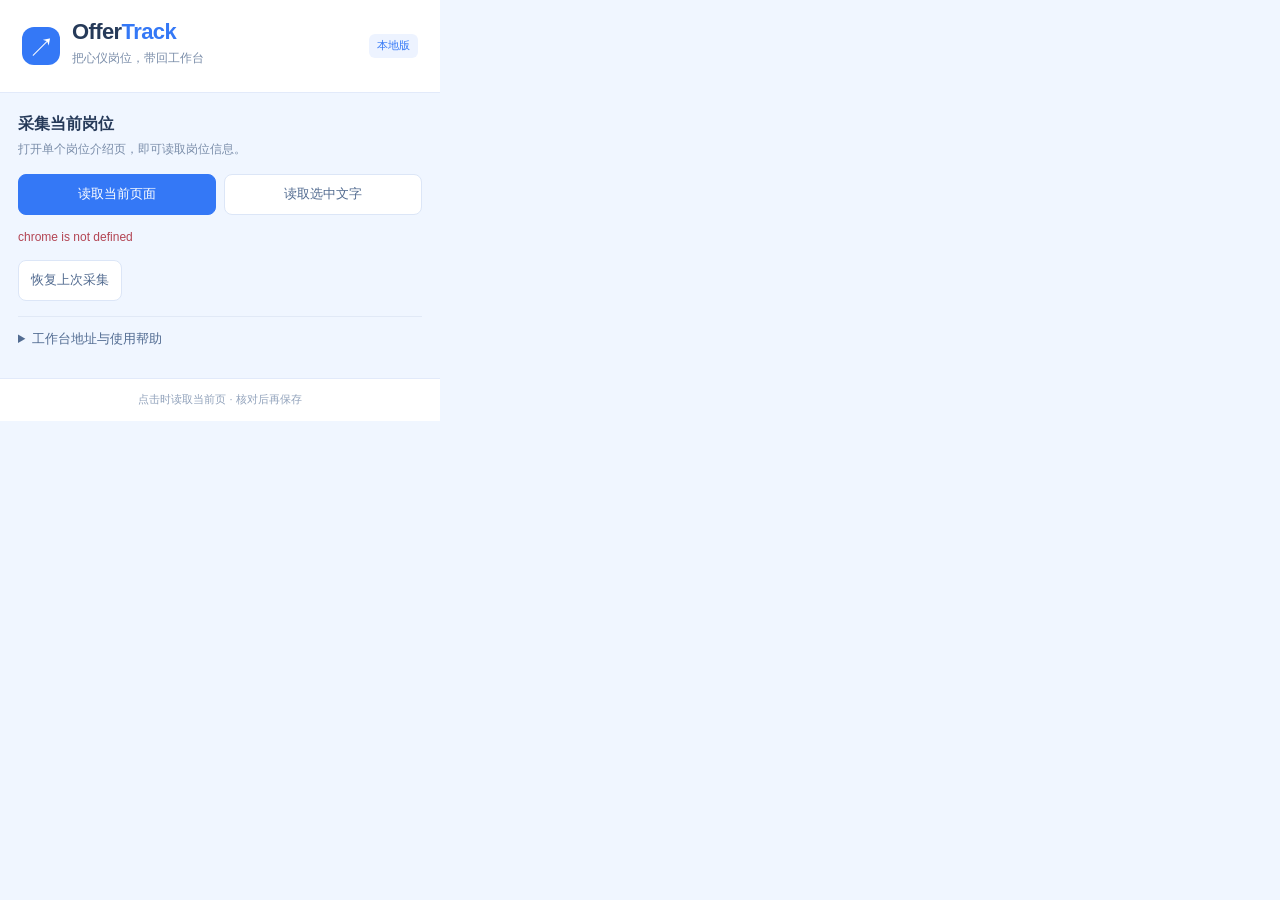
<file: offertrack-extension/popup.html>
<!doctype html>
<html lang="zh-CN"><head><meta charset="utf-8"><meta name="viewport" content="width=device-width,initial-scale=1"><title>OfferTrack 岗位采集</title><link rel="stylesheet" href="popup.css"><script src="extractor.js" defer></script><script src="fields.js" defer></script><script src="delivery.js" defer></script><script src="popup.js" defer></script></head>
<body>
  <header><span class="mark">↗</span><div><h1>Offer<span>Track</span></h1><p>把心仪岗位，带回工作台</p></div><span class="local">本地版</span></header>
  <main>
    <div class="intro"><strong>采集当前岗位</strong><p>打开单个岗位介绍页，即可读取岗位信息。</p></div>
    <div class="read-actions"><button id="read" class="primary">读取当前页面</button><button id="selection">读取选中文字</button></div>
    <p id="status" role="status" aria-live="polite">正在读取…</p>
    <form id="preview" hidden>
      <div class="preview-heading"><strong>岗位信息</strong><span id="method"></span></div>
      <div class="grid">
        <label>公司名称<input name="company" maxlength="80" placeholder="未识别，可补充"></label>
        <label>岗位名称<input name="role" maxlength="100" placeholder="未识别，可补充"></label>
        <label>城市<input name="city" maxlength="60" placeholder="北京 / 上海 / 深圳"></label>
        <label>岗位类型<select name="jobType" id="job-type"></select></label>
        <label>投递链接<input name="sourceUrl" type="url" maxlength="2000" placeholder="https://…"></label>
        <label>截止日期<input name="deadline" type="date"><small>未填写默认招满为止</small></label>
        <label class="full">岗位描述 JD <span id="jd-count"></span><textarea name="jd" maxlength="20000" rows="8" aria-label="岗位描述 JD" placeholder="岗位职责、任职要求、加分项…"></textarea></label>
        <label class="full">备注<textarea name="notes" maxlength="2000" rows="3" placeholder="记录内推人、笔试时间、关注点等"></textarea></label>
        <div class="full resume-field"><div class="resume-heading"><label for="resume-version">绑定简历版本</label><button type="button" id="add-resume" class="text-button">添加版本名称</button></div><select name="resumeVersion" id="resume-version"><option value="">暂无简历版本</option></select><div id="resume-editor" class="resume-editor" hidden><input id="resume-name" maxlength="100" aria-label="新简历版本名称" placeholder="例如：产品岗简历 V2"><button type="button" id="apply-resume">使用此版本</button></div><small>选择你准备使用的版本名称，随岗位一起导入。</small></div>
      </div>
      <details><summary>补充岗位信息</summary><div class="grid extra"><label class="full">招聘专业<textarea name="majors" maxlength="500" rows="2" placeholder="页面未注明时可留空"></textarea></label><label>学历要求<input name="education" maxlength="100"></label><label>薪资<input name="salary" maxlength="100"></label></div></details>
      <div id="warnings" class="warnings"></div>
      <p class="note">导入后默认“待投递”。投递日期、面试安排与下一步行动按你的实际进展填写。</p>
      <button type="submit" id="send" class="primary wide">填入工作台的岗位信息 ↗</button>
      <p id="send-error" class="send-error" role="alert" hidden></p>
      <div class="secondary-actions"><button type="button" id="download">下载岗位文件</button><button type="button" id="restore">恢复上次采集</button></div>
    </form>
    <button id="restore-empty" hidden>恢复上次采集</button>
    <details class="settings"><summary>工作台地址与使用帮助</summary><label>你平时打开的工作台地址<input id="dashboard-url" type="url" value="http://localhost:8420/dashboard.html" spellcheck="false"></label><button id="save-settings">保存地址</button><p>支持 localhost、127.0.0.1 或 file:///…/dashboard.html。保持与你现有记录的打开地址一致。</p><p>工作台未启动时，可先下载岗位文件，再在工作台点击“导入岗位”。最近一次采集会保留在此浏览器。</p></details>
  </main><footer>点击时读取当前页 · 核对后再保存</footer>
</body></html>
</file>
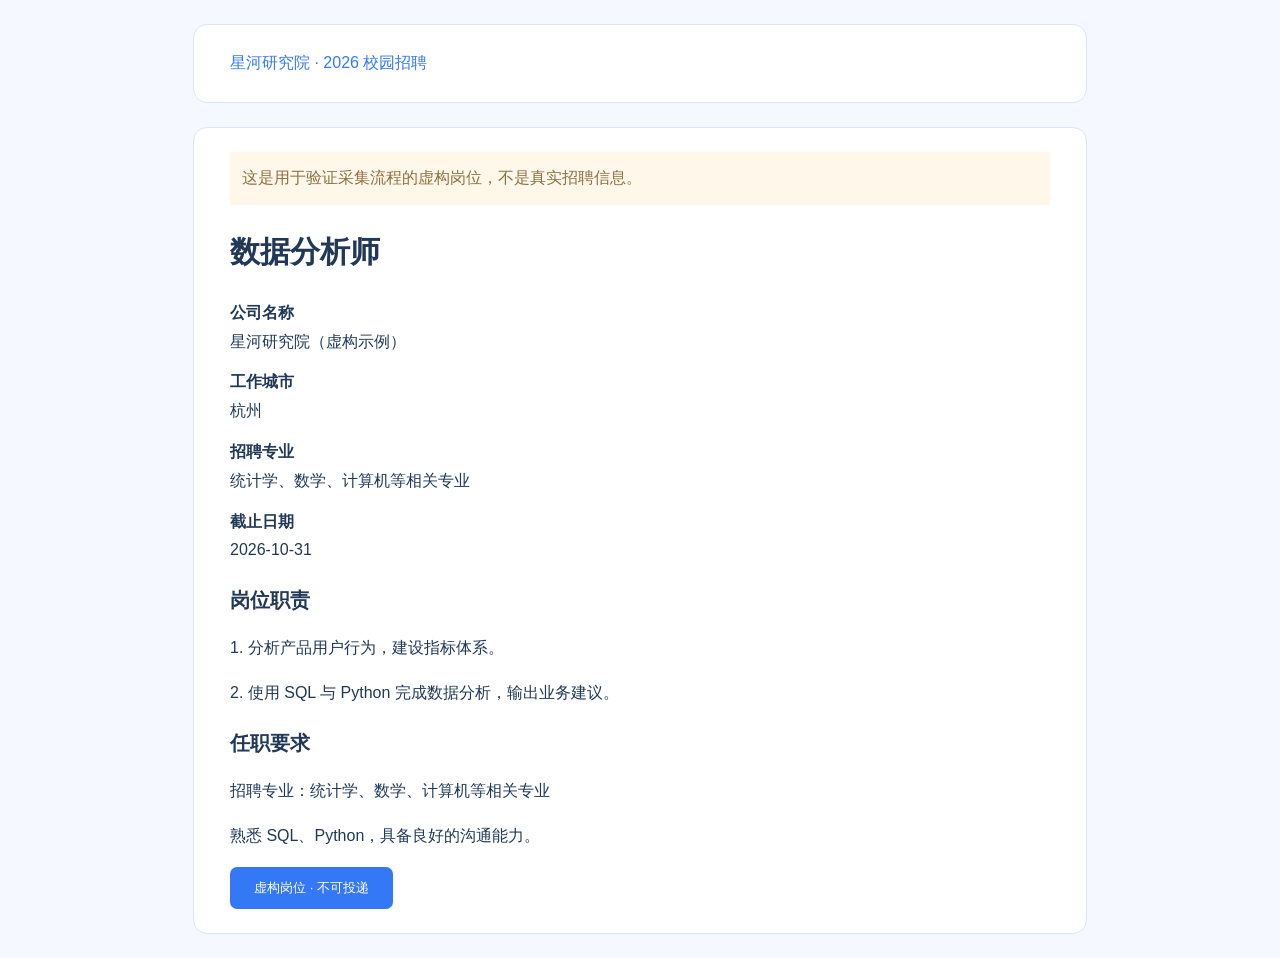
<file: dashboard/qa/job-capture-demo.html>
<!doctype html><html lang="zh-CN"><head><meta charset="utf-8"><title>数据分析师 | 星河研究院校园招聘</title><style>body{font:16px/1.8 'Microsoft YaHei',sans-serif;background:#f5f8ff;color:#213857;margin:0}header,main{max-width:820px;margin:24px auto;padding:24px 36px;background:white;border:1px solid #dae5f7;border-radius:14px}header{color:#3478f6}h1{font-size:30px}h2{font-size:20px}aside{color:#8d7041;background:#fff7e9;padding:12px}dt{font-weight:bold}dd{margin:0 0 12px}button{padding:12px 24px;border:0;border-radius:7px;background:#3478f6;color:white}</style>
<script type="application/ld+json">{"@context":"https://schema.org","@type":"JobPosting","title":"数据分析师","hiringOrganization":{"@type":"Organization","name":"星河研究院（虚构示例）"},"jobLocation":{"@type":"Place","address":{"@type":"PostalAddress","addressLocality":"杭州"}},"validThrough":"2026-10-31T23:59:00+08:00","educationRequirements":"本科及以上","employmentType":"校招","description":"<h2>岗位职责</h2><p>1. 分析产品用户行为，建设指标体系。</p><p>2. 使用 SQL 与 Python 完成数据分析，输出业务建议。</p><h2>任职要求</h2><p>招聘专业：统计学、数学、计算机等相关专业</p><p>熟悉 SQL、Python，具备良好的沟通能力。</p>"}</script>
</head><body><header>星河研究院 · 2026 校园招聘</header><main><aside>这是用于验证采集流程的虚构岗位，不是真实招聘信息。</aside><h1>数据分析师</h1><dl><dt>公司名称</dt><dd>星河研究院（虚构示例）</dd><dt>工作城市</dt><dd>杭州</dd><dt>招聘专业</dt><dd>统计学、数学、计算机等相关专业</dd><dt>截止日期</dt><dd>2026-10-31</dd></dl><section class="job-description"><h2>岗位职责</h2><p>1. 分析产品用户行为，建设指标体系。</p><p>2. 使用 SQL 与 Python 完成数据分析，输出业务建议。</p><h2>任职要求</h2><p>招聘专业：统计学、数学、计算机等相关专业</p><p>熟悉 SQL、Python，具备良好的沟通能力。</p></section><button type="button">虚构岗位 · 不可投递</button></main></body></html>
</file>
<file: offertrack-extension/popup.css>
:root{font:13px/1.6 "Segoe UI","Microsoft YaHei",sans-serif;color:#263a59;background:#f5f8ff;color-scheme:light}*{box-sizing:border-box}body{margin:0;width:410px;max-height:600px;overflow:auto}header{display:flex;align-items:center;gap:12px;padding:19px 22px;background:white;border-bottom:1px solid #e2eafa}h1{font-size:22px;line-height:1.2;margin:0;letter-spacing:-.6px}h1 span{color:#3478f6}p{margin:4px 0;color:#7a8da9;font-size:12px}.mark{display:grid;place-items:center;width:38px;height:38px;background:#3478f6;color:white;border-radius:12px;font-size:27px}.local{margin-left:auto;font-size:11px;padding:3px 8px;background:#edf3ff;border-radius:6px;color:#3478f6}main{padding:19px 20px}.intro strong{font-size:16px}.read-actions{display:flex;gap:8px;margin-top:15px}button{font:inherit;color:#526b90;background:#fff;border:1px solid #dce6f7;border-radius:8px;cursor:pointer;padding:9px 12px}button:hover{background:#edf3ff}.primary{background:#3478f6;color:white;border-color:#3478f6}.primary:hover{background:#2461df}button:disabled{opacity:.6;cursor:wait}.wide{width:100%;font-weight:600;padding:12px}.read-actions button{flex:1}#status{padding:9px 0;color:#537bb5;overflow-wrap:anywhere}#status.error{color:#b34554}.preview-heading{display:flex;justify-content:space-between;align-items:center;margin:6px 0 13px}#method,#jd-count{font-size:11px;color:#8b9db8;font-weight:400}.grid{display:grid;grid-template-columns:1fr 1fr;gap:12px}label{display:flex;flex-direction:column;gap:5px;color:#5a7091;font-size:12px}.full{grid-column:1/-1}input,textarea{width:100%;min-width:0;border:1px solid #dce5f4;border-radius:7px;background:#fff;color:#263a59;font:13px/1.6 inherit;padding:8px 10px}input,textarea{font-family:inherit;font-size:13px}textarea{resize:vertical}input:focus,textarea:focus{outline:2px solid #b7ceff;border-color:#8cafed}input::placeholder,textarea::placeholder{color:#a2b0c5}details{border-top:1px solid #e1e9f6;margin-top:15px;padding-top:12px}summary{cursor:pointer;font-weight:500;color:#526c92;margin-bottom:10px}.extra{padding-bottom:4px}.warnings{background:#fff8e9;border:1px solid #f3e4bd;border-radius:8px;padding:9px 12px;margin-top:13px;color:#8b6b30;font-size:11px}.warnings:empty{display:none}.warnings p{color:inherit;font-size:11px}.note{margin:13px 0;line-height:1.8}.secondary-actions{display:flex;justify-content:space-between;margin-top:9px}.send-error{color:#b34554;font-size:12px;text-align:center;margin:10px 0 0}.secondary-actions button{border:0;background:transparent;font-size:12px;padding:5px 0}.settings label{margin-bottom:8px}.settings p{margin-top:8px}footer{padding:12px;text-align:center;border-top:1px solid #e2eafa;color:#91a2bb;background:#fff;font-size:11px}[hidden]{display:none!important}
:root{background:#f0f6ff}
body{width:440px}
main{padding:18px}
.preview-heading{padding:13px 0;border-top:1px solid #dfebfc}
.preview-heading strong{font-size:15px;color:#243954}
.grid{grid-template-columns:repeat(2,minmax(0,1fr));gap:14px 12px}
label{min-width:0;color:#354964}
input,textarea,select{font:12px/1.6 "Segoe UI","Microsoft YaHei",sans-serif;width:100%;min-width:0;border:1px solid #d6e3ff;border-radius:7px;background:#fff;color:#344963;padding:7px 9px}
select:focus{outline:2px solid #b7ceff;border-color:#8cafed}
small{font-size:10px;color:#8395b0;line-height:1.6}
[name="jd"]{min-height:175px}
[name="notes"]{min-height:78px}
label:has(#jd-count){position:relative}
#jd-count{position:absolute;right:0;top:0}
.resume-heading{display:flex;justify-content:space-between;align-items:center;margin-bottom:5px}
.resume-heading .text-button{padding:0;border:0;background:none;color:#3478f6;font-size:11px}
.resume-field>small{display:block;margin-top:5px}
.resume-editor{display:flex;gap:6px;margin-top:8px}
.resume-editor input{flex:1;min-width:0}
.resume-editor button{flex:none;padding:7px;font-size:11px}
</file>
